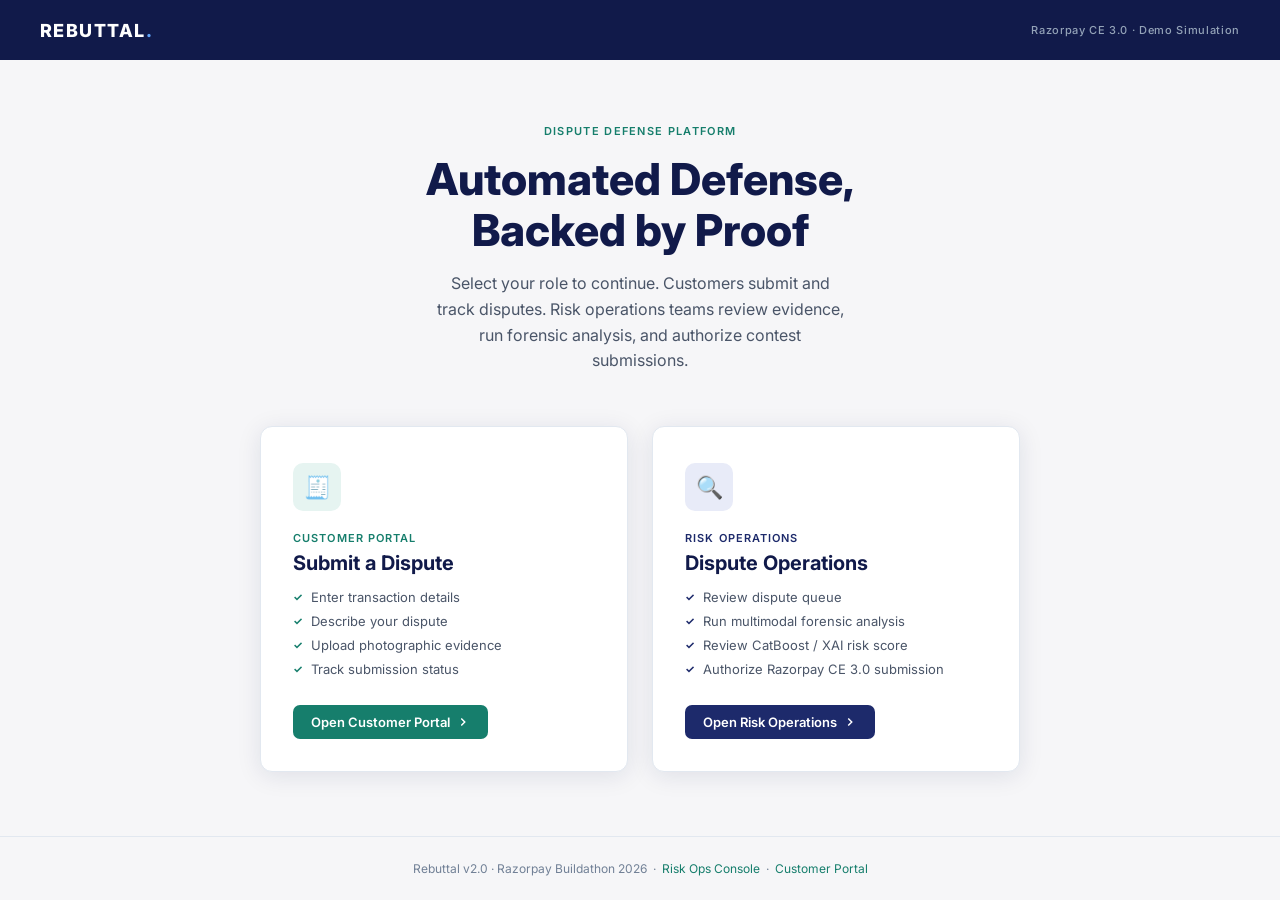
<file: frontend/landing.html>
<!DOCTYPE html>
<html lang="en">
<head>
  <meta charset="UTF-8" />
  <meta name="viewport" content="width=device-width, initial-scale=1.0" />
  <title>Rebuttal — Dispute Defense Platform</title>
  <meta name="description" content="Rebuttal: Multimodal AI-powered chargeback defense. Customer dispute portal and risk operations console." />
  <link rel="preconnect" href="https://fonts.googleapis.com" />
  <link rel="preconnect" href="https://fonts.gstatic.com" crossorigin />
  <link href="https://fonts.googleapis.com/css2?family=Inter:wght@300;400;500;600;700;800&display=swap" rel="stylesheet" />
  <style>
    *, *::before, *::after { box-sizing: border-box; margin: 0; padding: 0; }

    :root {
      --navy:      #111a4a;
      --navy-mid:  #1d2a6b;
      --seafoam:   #167e6c;
      --seafoam-light: #e6f4f1;
      --cloud:     #f6f6f8;
      --white:     #ffffff;
      --slate:     #4a5568;
      --slate-light: #718096;
      --border:    #e2e8f0;
      --shadow:    0 4px 24px rgba(17,26,74,0.10);
      --shadow-lg: 0 8px 40px rgba(17,26,74,0.16);
      --radius:    12px;
    }

    html, body {
      height: 100%;
      font-family: 'Inter', system-ui, sans-serif;
      background: var(--cloud);
      color: var(--navy);
    }

    body {
      display: flex;
      flex-direction: column;
      min-height: 100vh;
    }

    /* ── Header ── */
    .lp-header {
      background: var(--navy);
      padding: 0 40px;
      height: 60px;
      display: flex;
      align-items: center;
      justify-content: space-between;
    }
    .lp-brand {
      font-size: 18px;
      font-weight: 800;
      color: var(--white);
      letter-spacing: 0.08em;
    }
    .lp-brand span { color: #60a5fa; }
    .lp-env-tag {
      font-size: 11px;
      font-weight: 500;
      color: #94a3b8;
      letter-spacing: 0.06em;
    }

    /* ── Hero ── */
    .lp-hero {
      flex: 1;
      display: flex;
      flex-direction: column;
      align-items: center;
      justify-content: center;
      padding: 64px 24px;
      text-align: center;
    }

    .lp-eyebrow {
      font-size: 11px;
      font-weight: 600;
      letter-spacing: 0.12em;
      color: var(--seafoam);
      text-transform: uppercase;
      margin-bottom: 16px;
    }

    .lp-title {
      font-size: clamp(28px, 5vw, 44px);
      font-weight: 800;
      color: var(--navy);
      line-height: 1.15;
      max-width: 560px;
      margin-bottom: 16px;
    }

    .lp-subtitle {
      font-size: 16px;
      color: var(--slate);
      max-width: 420px;
      line-height: 1.6;
      margin-bottom: 52px;
    }

    /* ── Role Cards ── */
    .lp-cards {
      display: grid;
      grid-template-columns: 1fr 1fr;
      gap: 24px;
      max-width: 760px;
      width: 100%;
    }

    @media (max-width: 560px) {
      .lp-cards { grid-template-columns: 1fr; }
    }

    .role-card {
      background: var(--white);
      border: 1.5px solid var(--border);
      border-radius: var(--radius);
      padding: 36px 32px 32px;
      text-align: left;
      cursor: pointer;
      text-decoration: none;
      display: block;
      transition: transform 0.18s ease, box-shadow 0.18s ease, border-color 0.18s ease;
      box-shadow: var(--shadow);
      position: relative;
      overflow: hidden;
    }

    .role-card::before {
      content: '';
      position: absolute;
      top: 0; left: 0; right: 0;
      height: 4px;
      background: var(--card-accent, var(--seafoam));
      transform: scaleX(0);
      transition: transform 0.2s ease;
      transform-origin: left;
    }

    .role-card:hover {
      transform: translateY(-4px);
      box-shadow: var(--shadow-lg);
      border-color: var(--card-accent, var(--seafoam));
    }

    .role-card:hover::before { transform: scaleX(1); }

    .role-card.customer { --card-accent: var(--seafoam); }
    .role-card.admin    { --card-accent: var(--navy-mid); }

    .rc-icon {
      width: 48px;
      height: 48px;
      border-radius: 10px;
      display: flex;
      align-items: center;
      justify-content: center;
      margin-bottom: 20px;
      font-size: 22px;
    }

    .customer .rc-icon { background: var(--seafoam-light); }
    .admin    .rc-icon { background: #e8ebf8; }

    .rc-label {
      font-size: 11px;
      font-weight: 600;
      letter-spacing: 0.10em;
      text-transform: uppercase;
      margin-bottom: 6px;
    }
    .customer .rc-label { color: var(--seafoam); }
    .admin    .rc-label { color: var(--navy-mid); }

    .rc-title {
      font-size: 20px;
      font-weight: 700;
      color: var(--navy);
      margin-bottom: 10px;
    }

    .rc-desc {
      font-size: 13.5px;
      color: var(--slate);
      line-height: 1.55;
      margin-bottom: 28px;
    }

    .rc-cta {
      display: inline-flex;
      align-items: center;
      gap: 6px;
      font-size: 13px;
      font-weight: 600;
      color: var(--white);
      background: var(--card-accent, var(--seafoam));
      border-radius: 7px;
      padding: 9px 18px;
      transition: opacity 0.15s;
    }
    .rc-cta:hover { opacity: 0.88; }

    .rc-bullets {
      list-style: none;
      margin-bottom: 24px;
    }
    .rc-bullets li {
      font-size: 13px;
      color: var(--slate);
      padding: 4px 0;
      display: flex;
      align-items: center;
      gap: 8px;
    }
    .rc-bullets li::before {
      content: '✓';
      font-size: 11px;
      font-weight: 700;
      color: var(--card-accent, var(--seafoam));
      flex-shrink: 0;
    }

    /* ── Footer ── */
    .lp-footer {
      text-align: center;
      padding: 24px;
      font-size: 12px;
      color: var(--slate-light);
      border-top: 1px solid var(--border);
    }
    .lp-footer a { color: var(--seafoam); text-decoration: none; }
  </style>
</head>
<body>

  <header class="lp-header">
    <div class="lp-brand">REBUTTAL<span>.</span></div>
    <div class="lp-env-tag" id="landing-env-tag">Razorpay CE 3.0 · Demo Simulation</div>
  </header>

  <main class="lp-hero">
    <p class="lp-eyebrow">Dispute Defense Platform</p>
    <h1 class="lp-title">Automated Defense,<br>Backed by Proof</h1>
    <p class="lp-subtitle">
      Select your role to continue. Customers submit and track disputes.
      Risk operations teams review evidence, run forensic analysis, and authorize contest submissions.
    </p>

    <div class="lp-cards">

      <!-- Customer Portal -->
      <a href="/customer" class="role-card customer" id="btn-customer-portal">
        <div class="rc-icon">🧾</div>
        <div class="rc-label">Customer Portal</div>
        <div class="rc-title">Submit a Dispute</div>
        <ul class="rc-bullets">
          <li>Enter transaction details</li>
          <li>Describe your dispute</li>
          <li>Upload photographic evidence</li>
          <li>Track submission status</li>
        </ul>
        <span class="rc-cta">
          Open Customer Portal
          <svg width="14" height="14" viewBox="0 0 24 24" fill="none" stroke="currentColor" stroke-width="2.5"><polyline points="9 18 15 12 9 6"/></svg>
        </span>
      </a>

      <!-- Risk Operations / Admin -->
      <a href="/admin" class="role-card admin" id="btn-admin-portal">
        <div class="rc-icon">🔍</div>
        <div class="rc-label">Risk Operations</div>
        <div class="rc-title">Dispute Operations</div>
        <ul class="rc-bullets">
          <li>Review dispute queue</li>
          <li>Run multimodal forensic analysis</li>
          <li>Review CatBoost / XAI risk score</li>
          <li>Authorize Razorpay CE 3.0 submission</li>
        </ul>
        <span class="rc-cta" style="background: var(--navy-mid);">
          Open Risk Operations
          <svg width="14" height="14" viewBox="0 0 24 24" fill="none" stroke="currentColor" stroke-width="2.5"><polyline points="9 18 15 12 9 6"/></svg>
        </span>
      </a>

    </div>
  </main>

  <footer class="lp-footer">
    Rebuttal v2.0 · Razorpay Buildathon 2026 &nbsp;·&nbsp;
    <a href="/admin">Risk Ops Console</a> &nbsp;·&nbsp;
    <a href="/customer">Customer Portal</a>
  </footer>

</body>
</html>
</file>
